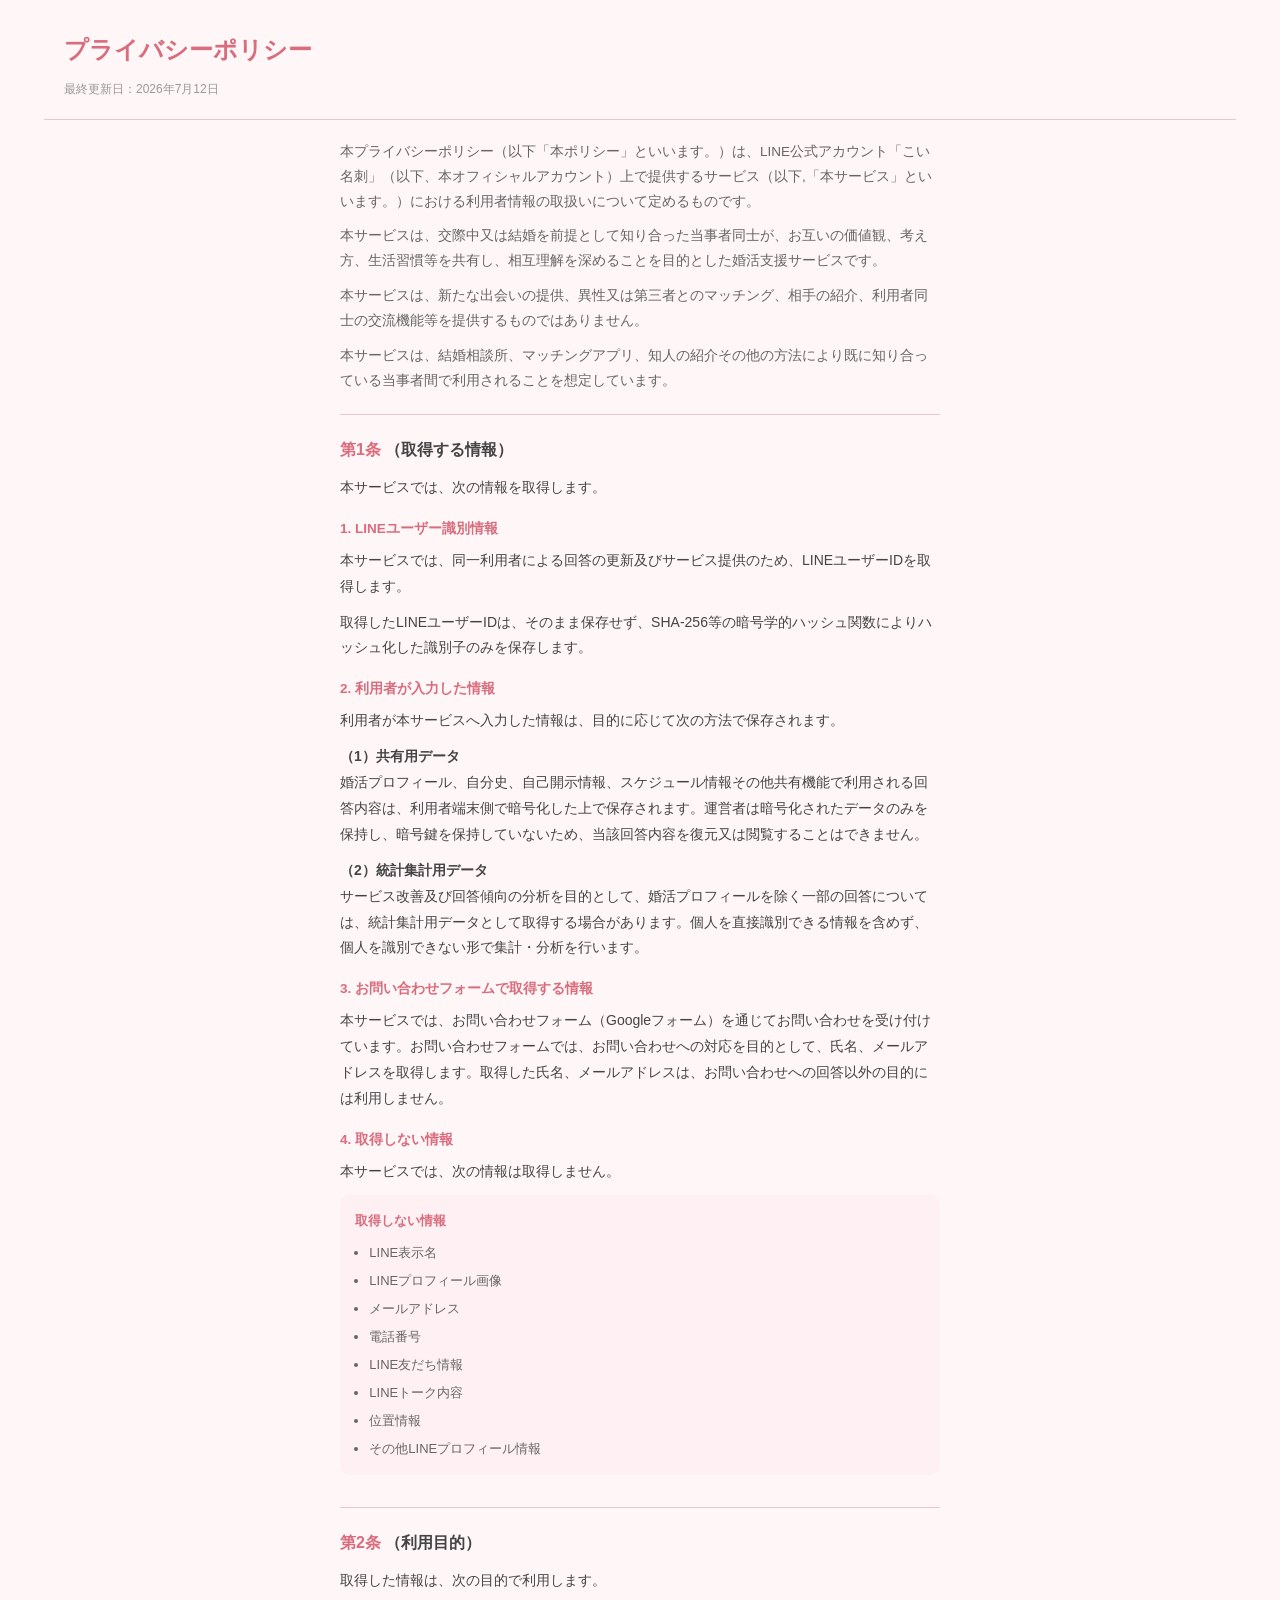
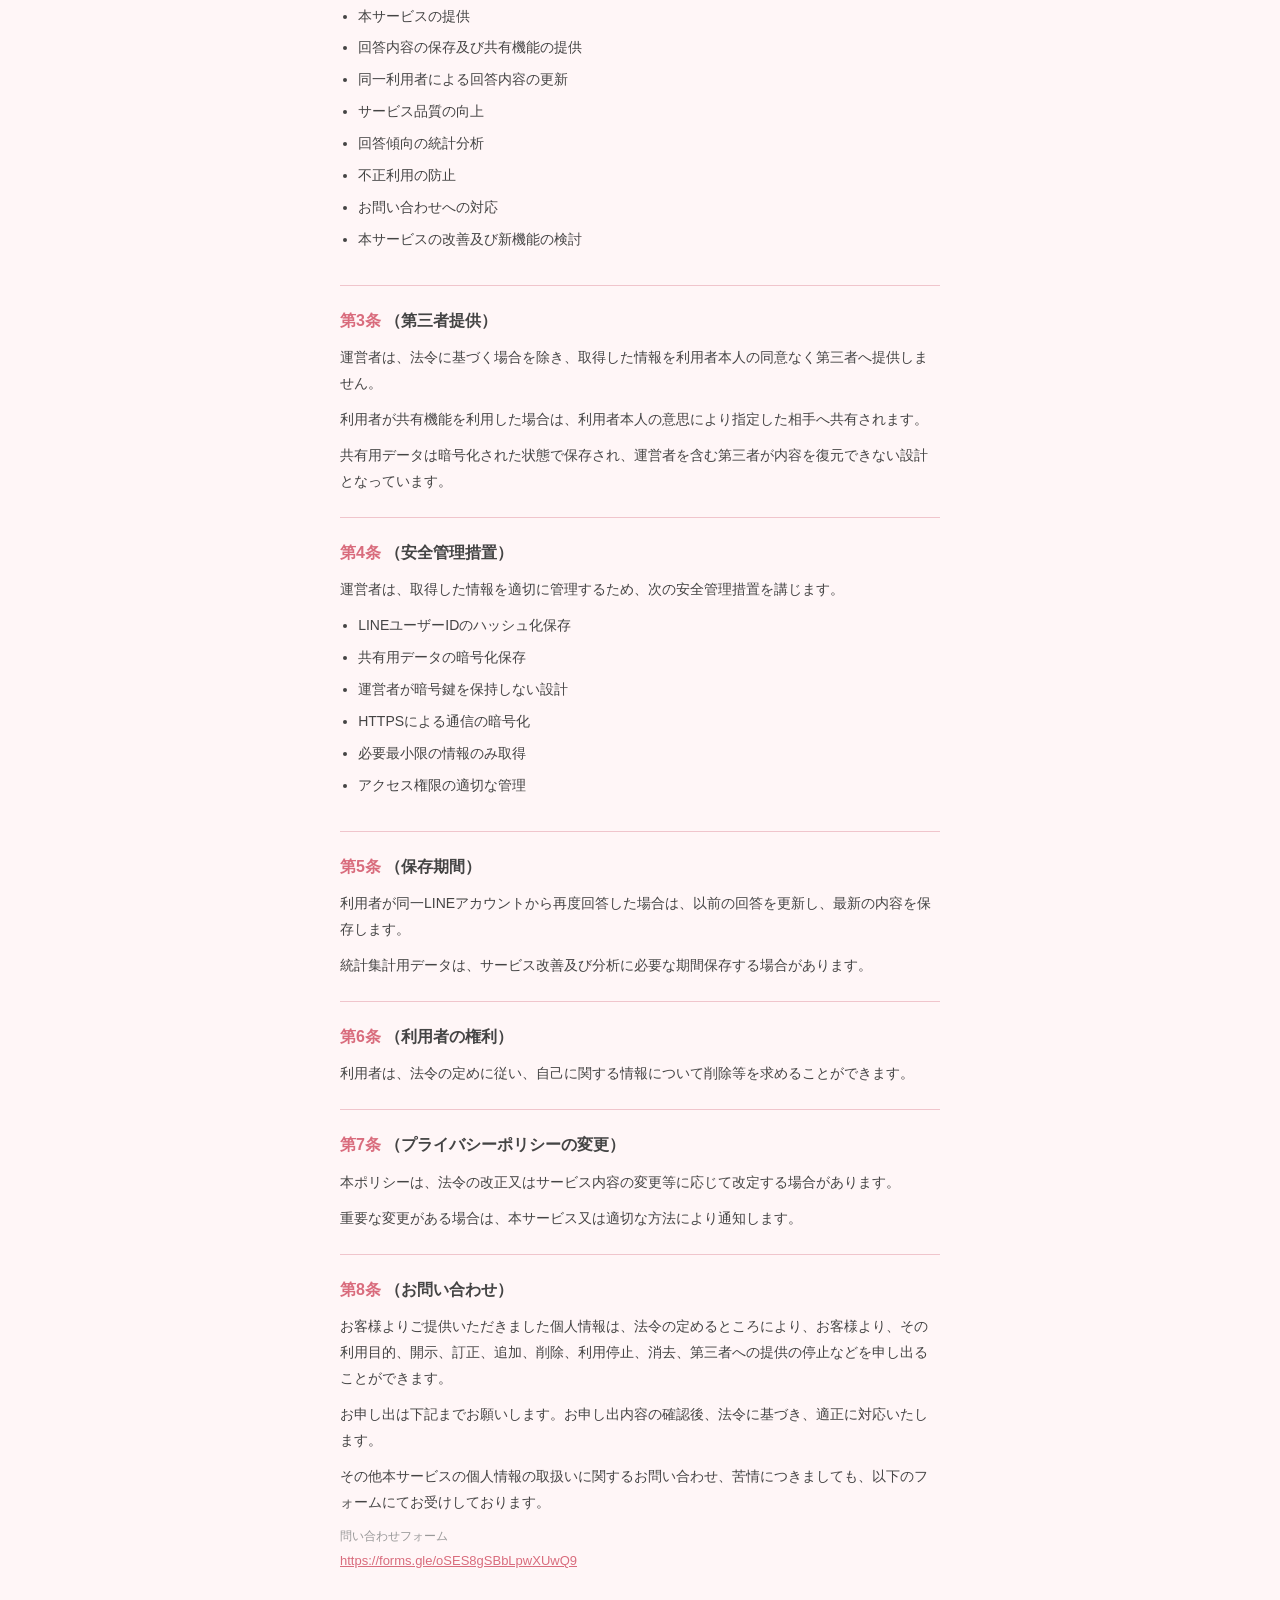
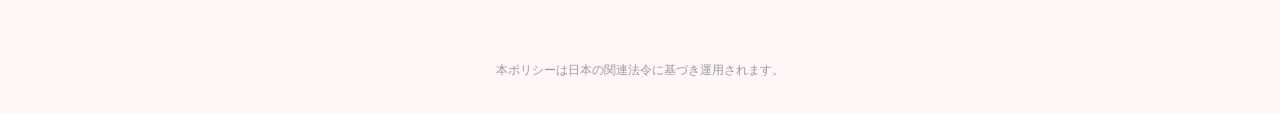
<file: index.html>
<!DOCTYPE html>
<html lang="ja">
<head>
<meta charset="UTF-8">
<meta name="viewport" content="width=device-width, initial-scale=1, viewport-fit=cover">
<title>プライバシーポリシー</title>
<link rel="stylesheet" href="style.css">
</head>
<body>

<header class="app-header">
  <h1>プライバシーポリシー</h1>
  <p class="app-header__updated">最終更新日：2026年7月12日</p>
</header>

<main>

  <section class="lead">
    <p>本プライバシーポリシー（以下「本ポリシー」といいます。）は、LINE公式アカウント「こい名刺」（以下、本オフィシャルアカウント）上で提供するサービス（以下,「本サービス」といいます。）における利用者情報の取扱いについて定めるものです。</p>
    <p>本サービスは、交際中又は結婚を前提として知り合った当事者同士が、お互いの価値観、考え方、生活習慣等を共有し、相互理解を深めることを目的とした婚活支援サービスです。</p>
    <p>本サービスは、新たな出会いの提供、異性又は第三者とのマッチング、相手の紹介、利用者同士の交流機能等を提供するものではありません。</p>
    <p>本サービスは、結婚相談所、マッチングアプリ、知人の紹介その他の方法により既に知り合っている当事者間で利用されることを想定しています。</p>
  </section>

  <article class="clause">
    <h2><span class="clause__number">第1条</span>（取得する情報）</h2>
    <p>本サービスでは、次の情報を取得します。</p>

    <div class="clause__sub">1. LINEユーザー識別情報</div>
    <p>本サービスでは、同一利用者による回答の更新及びサービス提供のため、LINEユーザーIDを取得します。</p>
    <p>取得したLINEユーザーIDは、そのまま保存せず、SHA-256等の暗号学的ハッシュ関数によりハッシュ化した識別子のみを保存します。</p>

    <div class="clause__sub">2. 利用者が入力した情報</div>
    <p>利用者が本サービスへ入力した情報は、目的に応じて次の方法で保存されます。</p>
    <p><strong>（1）共有用データ</strong><br>
    婚活プロフィール、自分史、自己開示情報、スケジュール情報その他共有機能で利用される回答内容は、利用者端末側で暗号化した上で保存されます。運営者は暗号化されたデータのみを保持し、暗号鍵を保持していないため、当該回答内容を復元又は閲覧することはできません。</p>
    <p><strong>（2）統計集計用データ</strong><br>
    サービス改善及び回答傾向の分析を目的として、婚活プロフィールを除く一部の回答については、統計集計用データとして取得する場合があります。個人を直接識別できる情報を含めず、個人を識別できない形で集計・分析を行います。</p>

    <div class="clause__sub">3. お問い合わせフォームで取得する情報</div>
    <p>本サービスでは、お問い合わせフォーム（Googleフォーム）を通じてお問い合わせを受け付けています。お問い合わせフォームでは、お問い合わせへの対応を目的として、氏名、メールアドレスを取得します。取得した氏名、メールアドレスは、お問い合わせへの回答以外の目的には利用しません。</p>

    <div class="clause__sub">4. 取得しない情報</div>
    <p>本サービスでは、次の情報は取得しません。</p>
    <div class="safe-box">
      <div class="safe-box__title">取得しない情報</div>
      <ul>
        <li>LINE表示名</li>
        <li>LINEプロフィール画像</li>
        <li>メールアドレス</li>
        <li>電話番号</li>
        <li>LINE友だち情報</li>
        <li>LINEトーク内容</li>
        <li>位置情報</li>
        <li>その他LINEプロフィール情報</li>
      </ul>
    </div>
  </article>

  <article class="clause">
    <h2><span class="clause__number">第2条</span>（利用目的）</h2>
    <p>取得した情報は、次の目的で利用します。</p>
    <ul>
      <li>本サービスの提供</li>
      <li>回答内容の保存及び共有機能の提供</li>
      <li>同一利用者による回答内容の更新</li>
      <li>サービス品質の向上</li>
      <li>回答傾向の統計分析</li>
      <li>不正利用の防止</li>
      <li>お問い合わせへの対応</li>
      <li>本サービスの改善及び新機能の検討</li>
    </ul>
  </article>

  <article class="clause">
    <h2><span class="clause__number">第3条</span>（第三者提供）</h2>
    <p>運営者は、法令に基づく場合を除き、取得した情報を利用者本人の同意なく第三者へ提供しません。</p>
    <p>利用者が共有機能を利用した場合は、利用者本人の意思により指定した相手へ共有されます。</p>
    <p>共有用データは暗号化された状態で保存され、運営者を含む第三者が内容を復元できない設計となっています。</p>
  </article>

  <article class="clause">
    <h2><span class="clause__number">第4条</span>（安全管理措置）</h2>
    <p>運営者は、取得した情報を適切に管理するため、次の安全管理措置を講じます。</p>
    <ul>
      <li>LINEユーザーIDのハッシュ化保存</li>
      <li>共有用データの暗号化保存</li>
      <li>運営者が暗号鍵を保持しない設計</li>
      <li>HTTPSによる通信の暗号化</li>
      <li>必要最小限の情報のみ取得</li>
      <li>アクセス権限の適切な管理</li>
    </ul>
  </article>

  <article class="clause">
    <h2><span class="clause__number">第5条</span>（保存期間）</h2>
    <p>利用者が同一LINEアカウントから再度回答した場合は、以前の回答を更新し、最新の内容を保存します。</p>
    <p>統計集計用データは、サービス改善及び分析に必要な期間保存する場合があります。</p>
  </article>

  <article class="clause">
    <h2><span class="clause__number">第6条</span>（利用者の権利）</h2>
    <p>利用者は、法令の定めに従い、自己に関する情報について削除等を求めることができます。</p>
  </article>

  <article class="clause">
    <h2><span class="clause__number">第7条</span>（プライバシーポリシーの変更）</h2>
    <p>本ポリシーは、法令の改正又はサービス内容の変更等に応じて改定する場合があります。</p>
    <p>重要な変更がある場合は、本サービス又は適切な方法により通知します。</p>
  </article>

  <article class="clause">
    <h2><span class="clause__number">第8条</span>（お問い合わせ）</h2>
    <p>お客様よりご提供いただきました個人情報は、法令の定めるところにより、お客様より、その利用目的、開示、訂正、追加、削除、利用停止、消去、第三者への提供の停止などを申し出ることができます。</p>
    <p>お申し出は下記までお願いします。お申し出内容の確認後、法令に基づき、適正に対応いたします。</p>
    <p>その他本サービスの個人情報の取扱いに関するお問い合わせ、苦情につきましても、以下のフォームにてお受けしております。</p>
    <dl class="contact-card">
      <dt>問い合わせフォーム</dt>
      <dd><a href="https://forms.gle/oSES8gSBbLpwXUwQ9" target="_blank" rel="noopener noreferrer">https://forms.gle/oSES8gSBbLpwXUwQ9</a></dd>
    </dl>
  </article>

</main>

<footer class="page-footer">
  <p>本ポリシーは日本の関連法令に基づき運用されます。</p>
</footer>

</body>
</html>
</file>
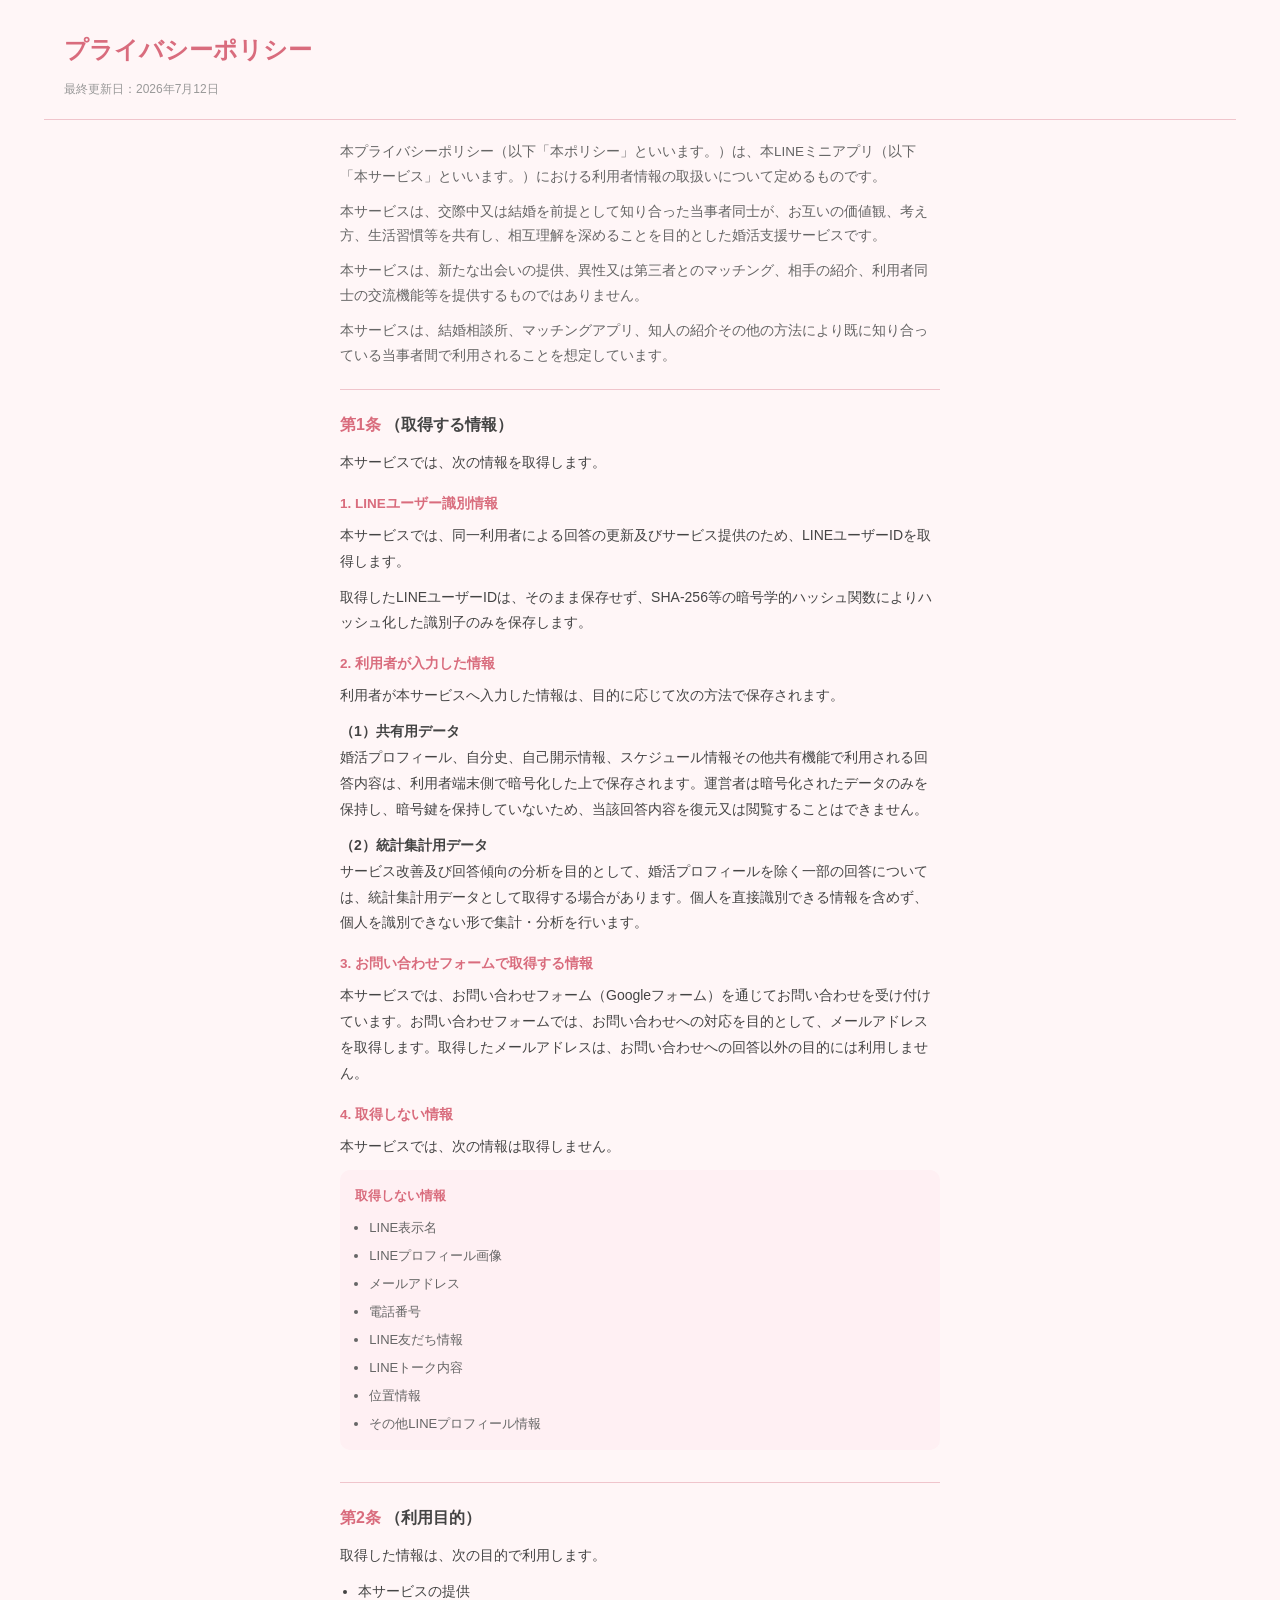
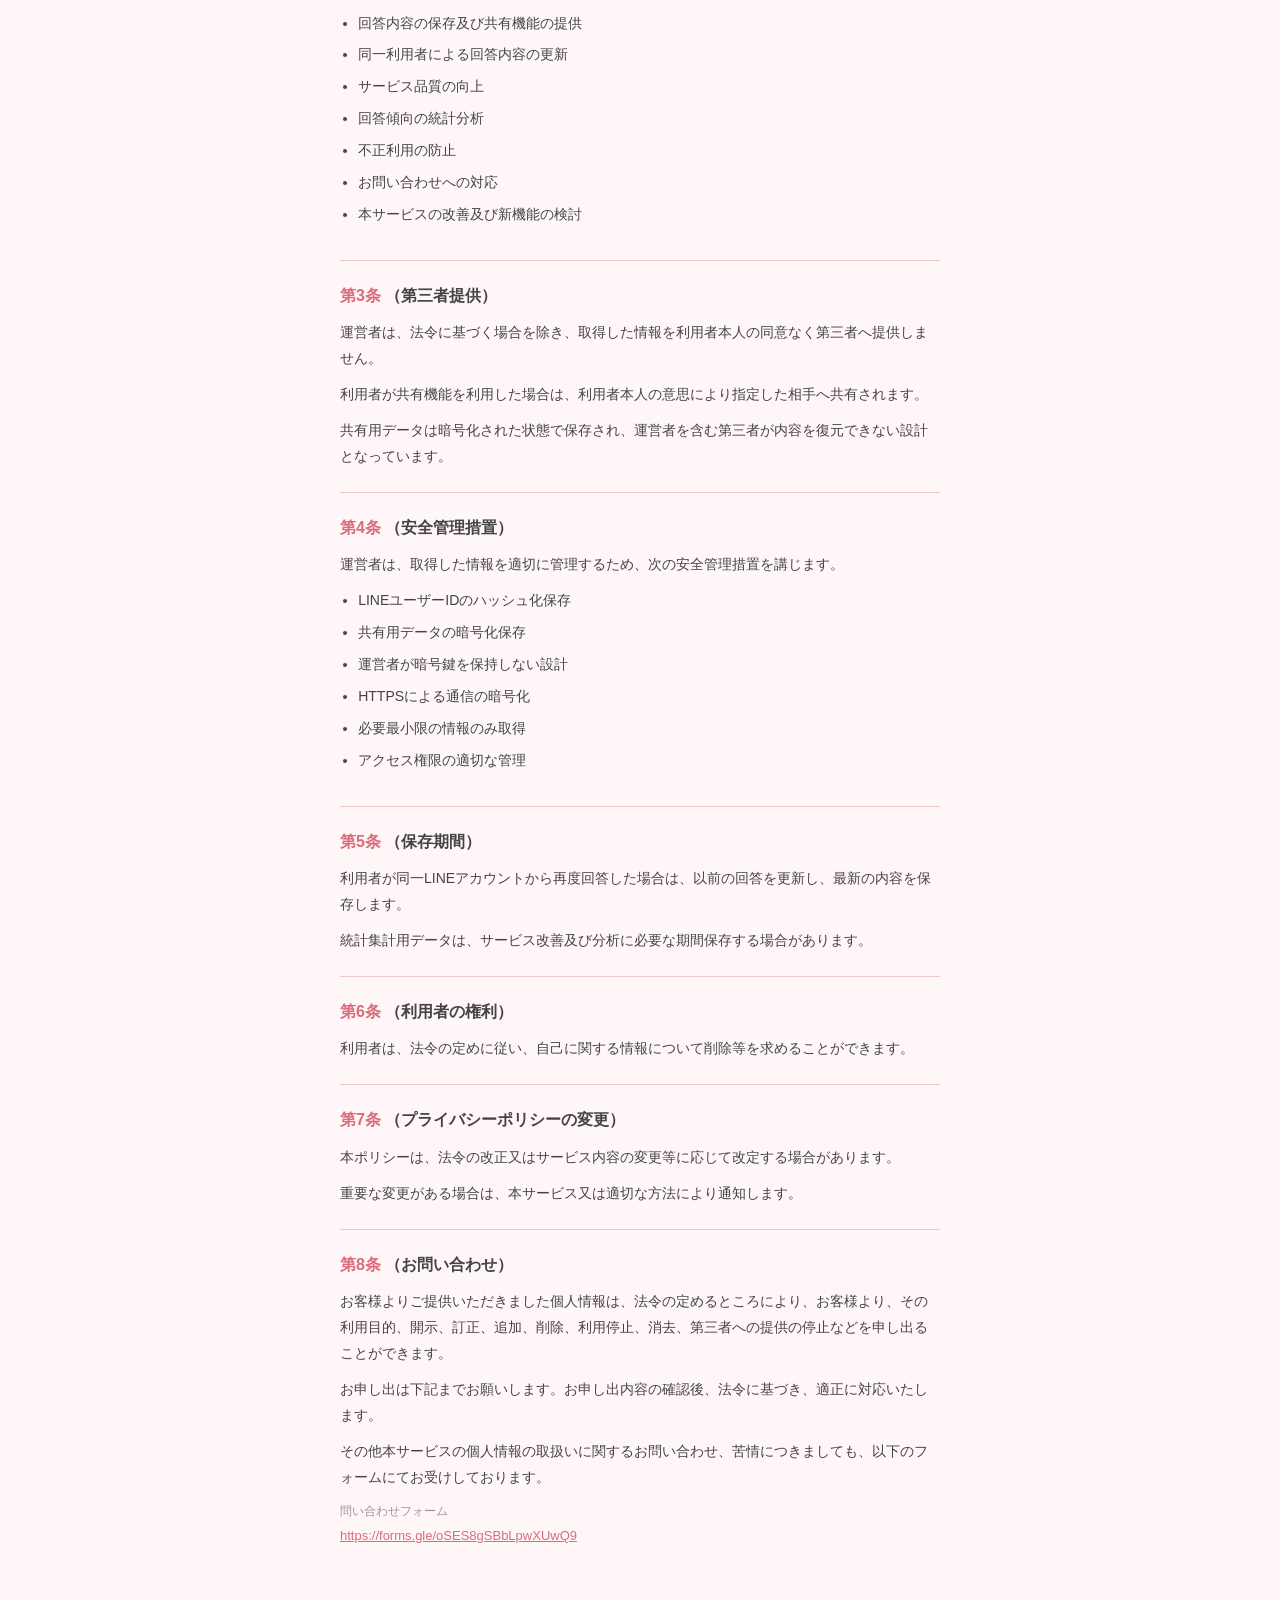
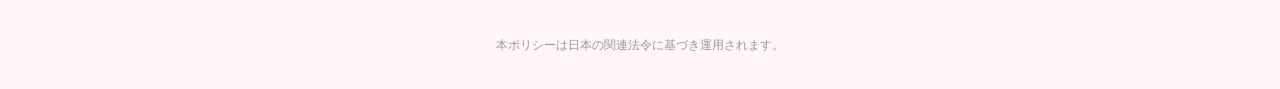
<file: index (1).html>
<!DOCTYPE html>
<html lang="ja">
<head>
<meta charset="UTF-8">
<meta name="viewport" content="width=device-width, initial-scale=1, viewport-fit=cover">
<title>プライバシーポリシー</title>
<link rel="stylesheet" href="style.css">
</head>
<body>

<header class="app-header">
  <h1>プライバシーポリシー</h1>
  <p class="app-header__updated">最終更新日：2026年7月12日</p>
</header>

<main>

  <section class="lead">
    <p>本プライバシーポリシー（以下「本ポリシー」といいます。）は、本LINEミニアプリ（以下「本サービス」といいます。）における利用者情報の取扱いについて定めるものです。</p>
    <p>本サービスは、交際中又は結婚を前提として知り合った当事者同士が、お互いの価値観、考え方、生活習慣等を共有し、相互理解を深めることを目的とした婚活支援サービスです。</p>
    <p>本サービスは、新たな出会いの提供、異性又は第三者とのマッチング、相手の紹介、利用者同士の交流機能等を提供するものではありません。</p>
    <p>本サービスは、結婚相談所、マッチングアプリ、知人の紹介その他の方法により既に知り合っている当事者間で利用されることを想定しています。</p>
  </section>

  <article class="clause">
    <h2><span class="clause__number">第1条</span>（取得する情報）</h2>
    <p>本サービスでは、次の情報を取得します。</p>

    <div class="clause__sub">1. LINEユーザー識別情報</div>
    <p>本サービスでは、同一利用者による回答の更新及びサービス提供のため、LINEユーザーIDを取得します。</p>
    <p>取得したLINEユーザーIDは、そのまま保存せず、SHA-256等の暗号学的ハッシュ関数によりハッシュ化した識別子のみを保存します。</p>

    <div class="clause__sub">2. 利用者が入力した情報</div>
    <p>利用者が本サービスへ入力した情報は、目的に応じて次の方法で保存されます。</p>
    <p><strong>（1）共有用データ</strong><br>
    婚活プロフィール、自分史、自己開示情報、スケジュール情報その他共有機能で利用される回答内容は、利用者端末側で暗号化した上で保存されます。運営者は暗号化されたデータのみを保持し、暗号鍵を保持していないため、当該回答内容を復元又は閲覧することはできません。</p>
    <p><strong>（2）統計集計用データ</strong><br>
    サービス改善及び回答傾向の分析を目的として、婚活プロフィールを除く一部の回答については、統計集計用データとして取得する場合があります。個人を直接識別できる情報を含めず、個人を識別できない形で集計・分析を行います。</p>

    <div class="clause__sub">3. お問い合わせフォームで取得する情報</div>
    <p>本サービスでは、お問い合わせフォーム（Googleフォーム）を通じてお問い合わせを受け付けています。お問い合わせフォームでは、お問い合わせへの対応を目的として、メールアドレスを取得します。取得したメールアドレスは、お問い合わせへの回答以外の目的には利用しません。</p>

    <div class="clause__sub">4. 取得しない情報</div>
    <p>本サービスでは、次の情報は取得しません。</p>
    <div class="safe-box">
      <div class="safe-box__title">取得しない情報</div>
      <ul>
        <li>LINE表示名</li>
        <li>LINEプロフィール画像</li>
        <li>メールアドレス</li>
        <li>電話番号</li>
        <li>LINE友だち情報</li>
        <li>LINEトーク内容</li>
        <li>位置情報</li>
        <li>その他LINEプロフィール情報</li>
      </ul>
    </div>
  </article>

  <article class="clause">
    <h2><span class="clause__number">第2条</span>（利用目的）</h2>
    <p>取得した情報は、次の目的で利用します。</p>
    <ul>
      <li>本サービスの提供</li>
      <li>回答内容の保存及び共有機能の提供</li>
      <li>同一利用者による回答内容の更新</li>
      <li>サービス品質の向上</li>
      <li>回答傾向の統計分析</li>
      <li>不正利用の防止</li>
      <li>お問い合わせへの対応</li>
      <li>本サービスの改善及び新機能の検討</li>
    </ul>
  </article>

  <article class="clause">
    <h2><span class="clause__number">第3条</span>（第三者提供）</h2>
    <p>運営者は、法令に基づく場合を除き、取得した情報を利用者本人の同意なく第三者へ提供しません。</p>
    <p>利用者が共有機能を利用した場合は、利用者本人の意思により指定した相手へ共有されます。</p>
    <p>共有用データは暗号化された状態で保存され、運営者を含む第三者が内容を復元できない設計となっています。</p>
  </article>

  <article class="clause">
    <h2><span class="clause__number">第4条</span>（安全管理措置）</h2>
    <p>運営者は、取得した情報を適切に管理するため、次の安全管理措置を講じます。</p>
    <ul>
      <li>LINEユーザーIDのハッシュ化保存</li>
      <li>共有用データの暗号化保存</li>
      <li>運営者が暗号鍵を保持しない設計</li>
      <li>HTTPSによる通信の暗号化</li>
      <li>必要最小限の情報のみ取得</li>
      <li>アクセス権限の適切な管理</li>
    </ul>
  </article>

  <article class="clause">
    <h2><span class="clause__number">第5条</span>（保存期間）</h2>
    <p>利用者が同一LINEアカウントから再度回答した場合は、以前の回答を更新し、最新の内容を保存します。</p>
    <p>統計集計用データは、サービス改善及び分析に必要な期間保存する場合があります。</p>
  </article>

  <article class="clause">
    <h2><span class="clause__number">第6条</span>（利用者の権利）</h2>
    <p>利用者は、法令の定めに従い、自己に関する情報について削除等を求めることができます。</p>
  </article>

  <article class="clause">
    <h2><span class="clause__number">第7条</span>（プライバシーポリシーの変更）</h2>
    <p>本ポリシーは、法令の改正又はサービス内容の変更等に応じて改定する場合があります。</p>
    <p>重要な変更がある場合は、本サービス又は適切な方法により通知します。</p>
  </article>

  <article class="clause">
    <h2><span class="clause__number">第8条</span>（お問い合わせ）</h2>
    <p>お客様よりご提供いただきました個人情報は、法令の定めるところにより、お客様より、その利用目的、開示、訂正、追加、削除、利用停止、消去、第三者への提供の停止などを申し出ることができます。</p>
    <p>お申し出は下記までお願いします。お申し出内容の確認後、法令に基づき、適正に対応いたします。</p>
    <p>その他本サービスの個人情報の取扱いに関するお問い合わせ、苦情につきましても、以下のフォームにてお受けしております。</p>
    <dl class="contact-card">
      <dt>問い合わせフォーム</dt>
      <dd><a href="https://forms.gle/oSES8gSBbLpwXUwQ9" target="_blank" rel="noopener noreferrer">https://forms.gle/oSES8gSBbLpwXUwQ9</a></dd>
    </dl>
  </article>

</main>

<footer class="page-footer">
  <p>本ポリシーは日本の関連法令に基づき運用されます。</p>
</footer>

</body>
</html>
</file>
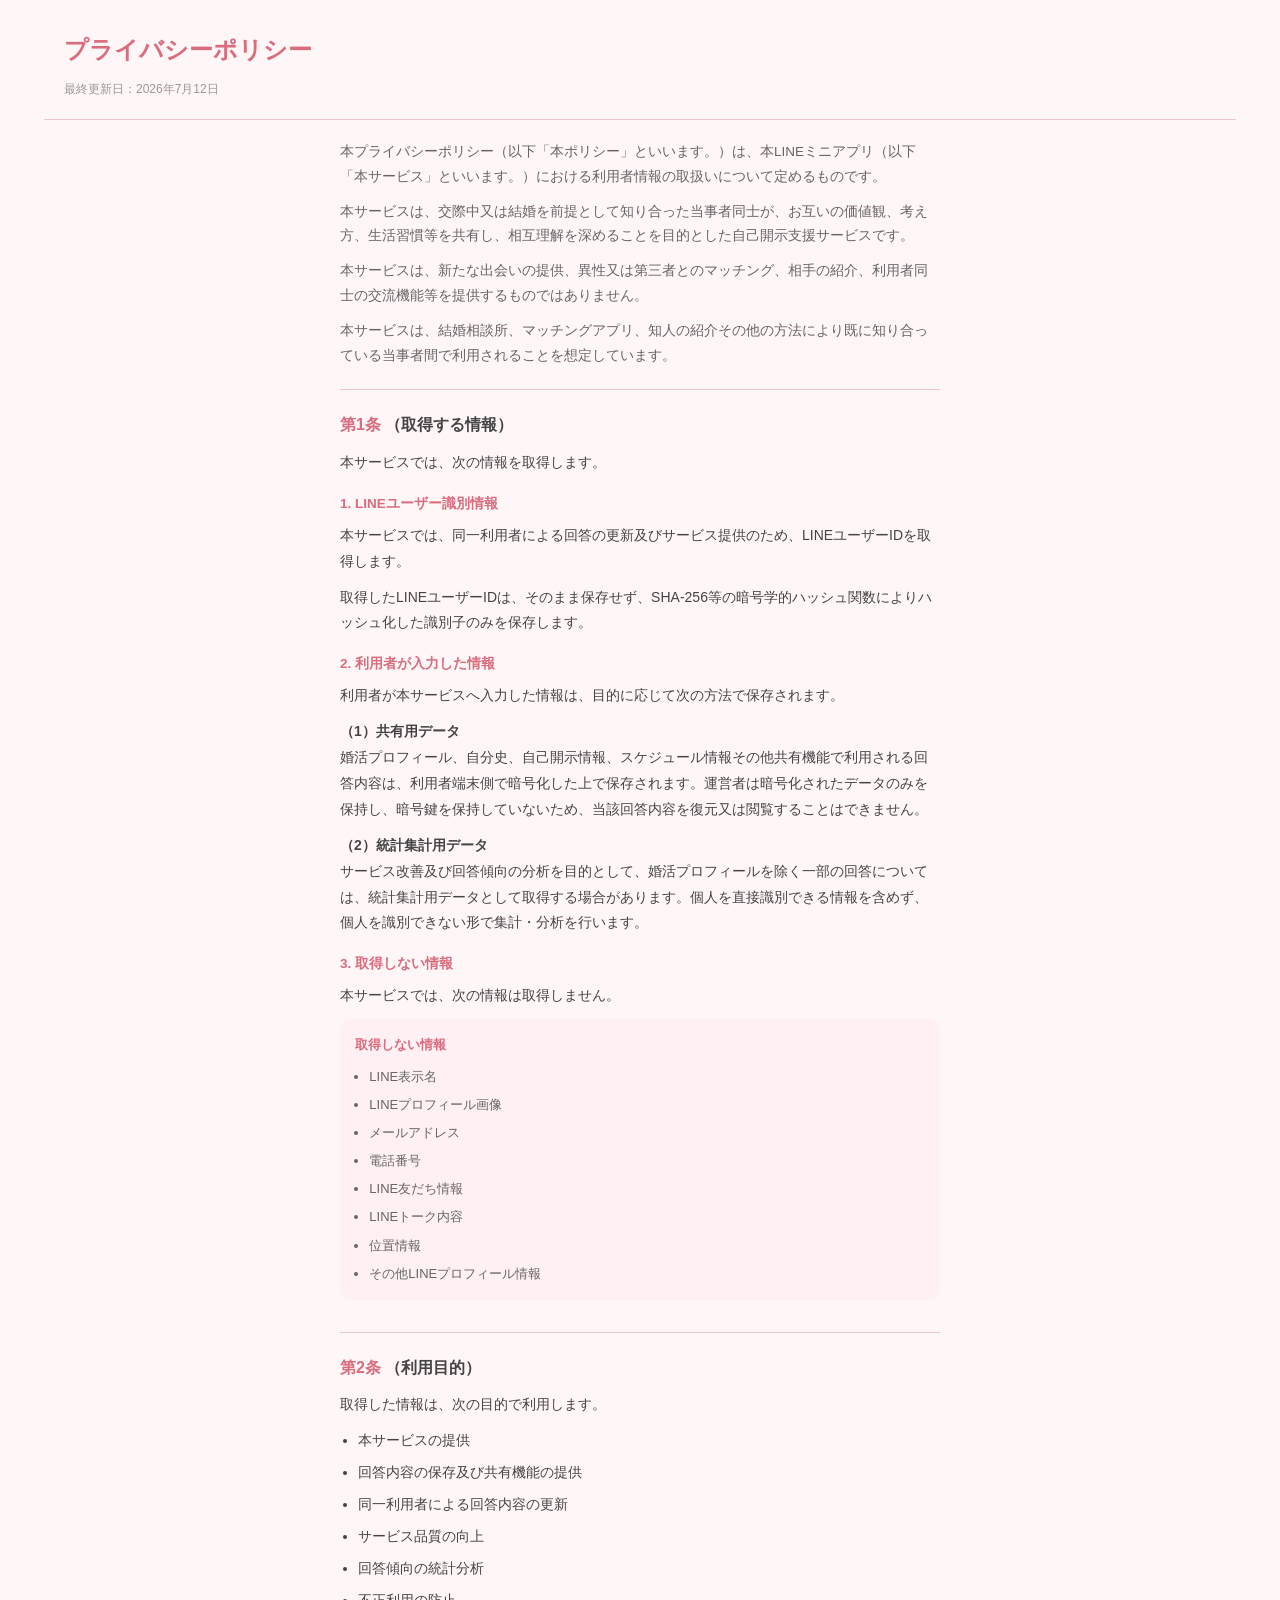
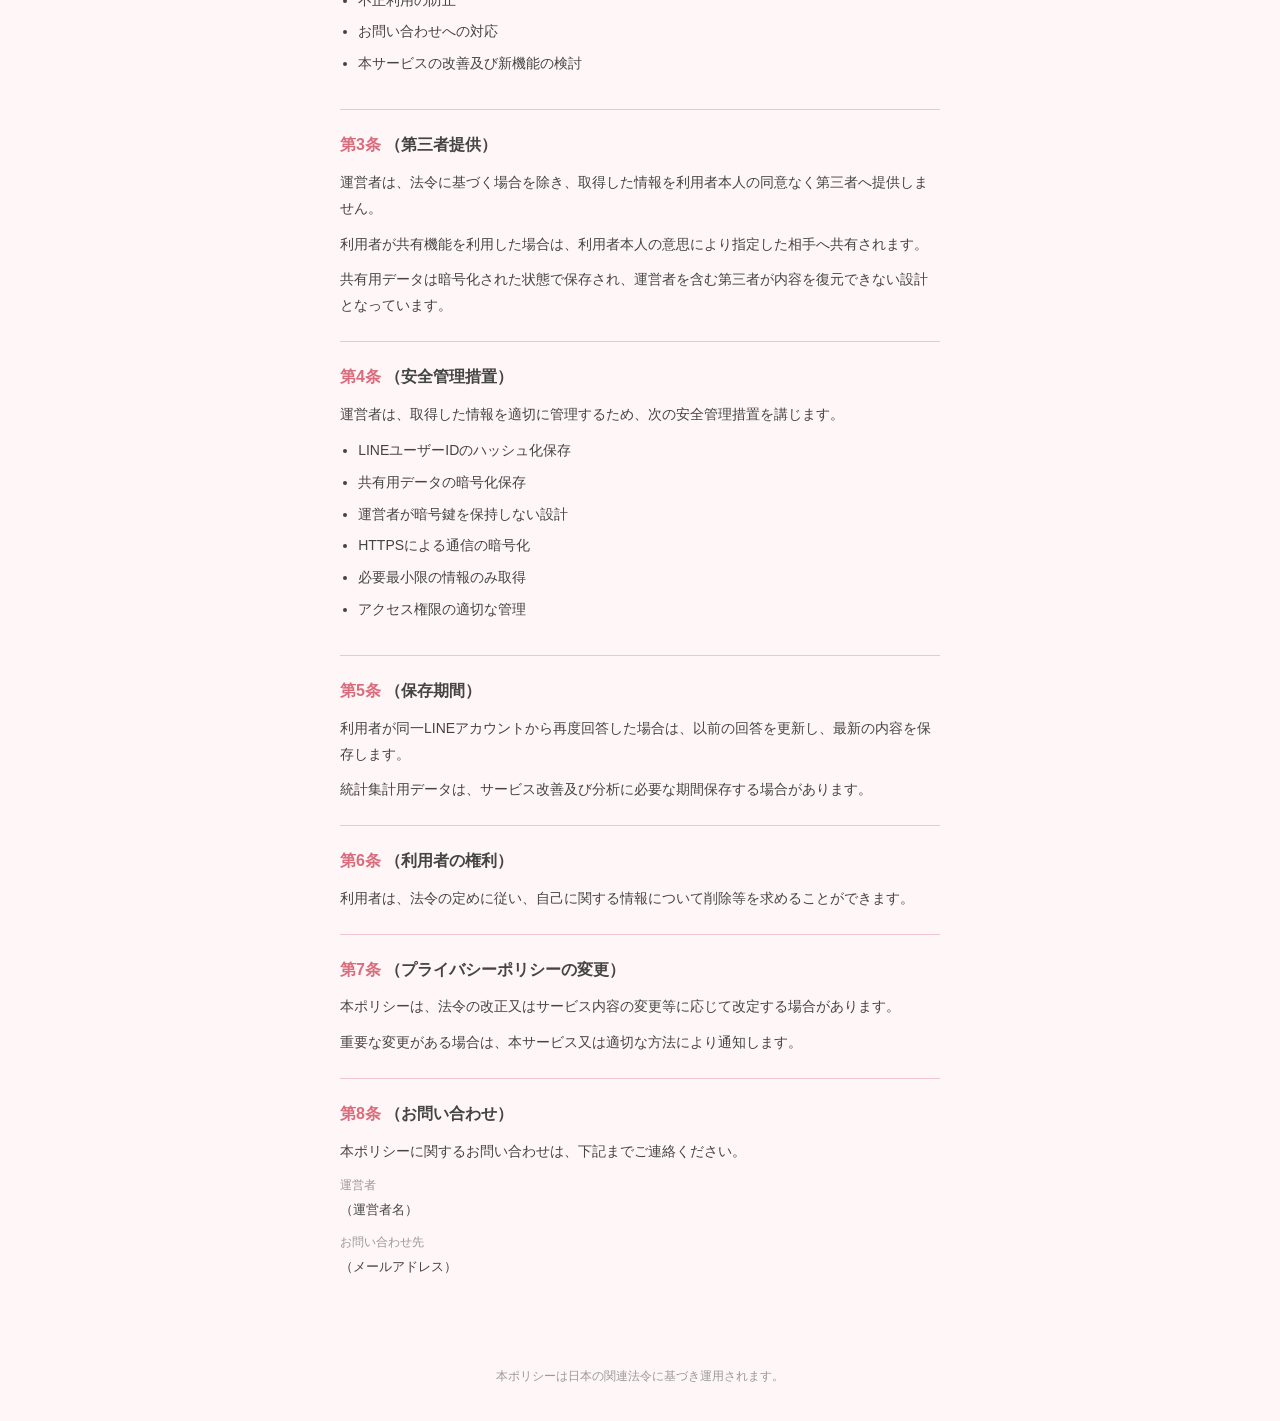
<file: privacy.html>
<!DOCTYPE html>
<html lang="ja">
<head>
<meta charset="UTF-8">
<meta name="viewport" content="width=device-width, initial-scale=1, viewport-fit=cover">
<title>プライバシーポリシー</title>
<link rel="stylesheet" href="style.css">
</head>
<body>

<header class="app-header">
  <h1>プライバシーポリシー</h1>
  <p class="app-header__updated">最終更新日：2026年7月12日</p>
</header>

<main>

  <section class="lead">
    <p>本プライバシーポリシー（以下「本ポリシー」といいます。）は、本LINEミニアプリ（以下「本サービス」といいます。）における利用者情報の取扱いについて定めるものです。</p>
    <p>本サービスは、交際中又は結婚を前提として知り合った当事者同士が、お互いの価値観、考え方、生活習慣等を共有し、相互理解を深めることを目的とした自己開示支援サービスです。</p>
    <p>本サービスは、新たな出会いの提供、異性又は第三者とのマッチング、相手の紹介、利用者同士の交流機能等を提供するものではありません。</p>
    <p>本サービスは、結婚相談所、マッチングアプリ、知人の紹介その他の方法により既に知り合っている当事者間で利用されることを想定しています。</p>
  </section>

  <article class="clause">
    <h2><span class="clause__number">第1条</span>（取得する情報）</h2>
    <p>本サービスでは、次の情報を取得します。</p>

    <div class="clause__sub">1. LINEユーザー識別情報</div>
    <p>本サービスでは、同一利用者による回答の更新及びサービス提供のため、LINEユーザーIDを取得します。</p>
    <p>取得したLINEユーザーIDは、そのまま保存せず、SHA-256等の暗号学的ハッシュ関数によりハッシュ化した識別子のみを保存します。</p>

    <div class="clause__sub">2. 利用者が入力した情報</div>
    <p>利用者が本サービスへ入力した情報は、目的に応じて次の方法で保存されます。</p>
    <p><strong>（1）共有用データ</strong><br>
    婚活プロフィール、自分史、自己開示情報、スケジュール情報その他共有機能で利用される回答内容は、利用者端末側で暗号化した上で保存されます。運営者は暗号化されたデータのみを保持し、暗号鍵を保持していないため、当該回答内容を復元又は閲覧することはできません。</p>
    <p><strong>（2）統計集計用データ</strong><br>
    サービス改善及び回答傾向の分析を目的として、婚活プロフィールを除く一部の回答については、統計集計用データとして取得する場合があります。個人を直接識別できる情報を含めず、個人を識別できない形で集計・分析を行います。</p>

    <div class="clause__sub">3. 取得しない情報</div>
    <p>本サービスでは、次の情報は取得しません。</p>
    <div class="safe-box">
      <div class="safe-box__title">取得しない情報</div>
      <ul>
        <li>LINE表示名</li>
        <li>LINEプロフィール画像</li>
        <li>メールアドレス</li>
        <li>電話番号</li>
        <li>LINE友だち情報</li>
        <li>LINEトーク内容</li>
        <li>位置情報</li>
        <li>その他LINEプロフィール情報</li>
      </ul>
    </div>
  </article>

  <article class="clause">
    <h2><span class="clause__number">第2条</span>（利用目的）</h2>
    <p>取得した情報は、次の目的で利用します。</p>
    <ul>
      <li>本サービスの提供</li>
      <li>回答内容の保存及び共有機能の提供</li>
      <li>同一利用者による回答内容の更新</li>
      <li>サービス品質の向上</li>
      <li>回答傾向の統計分析</li>
      <li>不正利用の防止</li>
      <li>お問い合わせへの対応</li>
      <li>本サービスの改善及び新機能の検討</li>
    </ul>
  </article>

  <article class="clause">
    <h2><span class="clause__number">第3条</span>（第三者提供）</h2>
    <p>運営者は、法令に基づく場合を除き、取得した情報を利用者本人の同意なく第三者へ提供しません。</p>
    <p>利用者が共有機能を利用した場合は、利用者本人の意思により指定した相手へ共有されます。</p>
    <p>共有用データは暗号化された状態で保存され、運営者を含む第三者が内容を復元できない設計となっています。</p>
  </article>

  <article class="clause">
    <h2><span class="clause__number">第4条</span>（安全管理措置）</h2>
    <p>運営者は、取得した情報を適切に管理するため、次の安全管理措置を講じます。</p>
    <ul>
      <li>LINEユーザーIDのハッシュ化保存</li>
      <li>共有用データの暗号化保存</li>
      <li>運営者が暗号鍵を保持しない設計</li>
      <li>HTTPSによる通信の暗号化</li>
      <li>必要最小限の情報のみ取得</li>
      <li>アクセス権限の適切な管理</li>
    </ul>
  </article>

  <article class="clause">
    <h2><span class="clause__number">第5条</span>（保存期間）</h2>
    <p>利用者が同一LINEアカウントから再度回答した場合は、以前の回答を更新し、最新の内容を保存します。</p>
    <p>統計集計用データは、サービス改善及び分析に必要な期間保存する場合があります。</p>
  </article>

  <article class="clause">
    <h2><span class="clause__number">第6条</span>（利用者の権利）</h2>
    <p>利用者は、法令の定めに従い、自己に関する情報について削除等を求めることができます。</p>
  </article>

  <article class="clause">
    <h2><span class="clause__number">第7条</span>（プライバシーポリシーの変更）</h2>
    <p>本ポリシーは、法令の改正又はサービス内容の変更等に応じて改定する場合があります。</p>
    <p>重要な変更がある場合は、本サービス又は適切な方法により通知します。</p>
  </article>

  <article class="clause">
    <h2><span class="clause__number">第8条</span>（お問い合わせ）</h2>
    <p>本ポリシーに関するお問い合わせは、下記までご連絡ください。</p>
    <dl class="contact-card">
      <dt>運営者</dt>
      <dd>（運営者名）</dd>
      <dt>お問い合わせ先</dt>
      <dd>（メールアドレス）</dd>
    </dl>
  </article>

</main>

<footer class="page-footer">
  <p>本ポリシーは日本の関連法令に基づき運用されます。</p>
</footer>

</body>
</html>
</file>
<file: style.css>
/* =========================================================
   利用規約 / プライバシーポリシー 共通スタイル（シンプル版）
   LINEミニアプリ（スマートフォン表示）向け
   ========================================================= */

:root {
  --color-bg: #fff6f7;
  --color-text: #444444;
  --color-text-muted: #666666;
  --color-text-faint: #999999;

  --color-border: #f0c5cc;

  --color-primary: #d96c7d;      /* 見出しのメインピンク */
  --color-accent: #f48ca0;       /* リンク・強調に使うピンク */

  --color-check-soft: #fff0f3;   /* 「取得しない情報」等の背景（旧：緑→ピンク） */
  --color-check-line: #f4c7d0;

  --font-body:
    -apple-system,
    BlinkMacSystemFont,
    "Hiragino Sans",
    "Yu Gothic",
    sans-serif;

  --line-safe-bottom: 34px;
}

* { box-sizing: border-box; }

html {
  -webkit-text-size-adjust: 100%;
}

body {
  margin: 0;
  background: var(--color-bg);
  color: var(--color-text);
  font-family: var(--font-body);
  font-size: 15px;
  line-height: 1.85;
  -webkit-font-smoothing: antialiased;
  padding-bottom: var(--line-safe-bottom); /* LINEミニアプリ ノーマルモード セーフエリア */
}

/* ランドスケープモード セーフエリア */
@media (orientation: landscape) {
  body {
    padding-left: 44px;
    padding-right: 44px;
    padding-bottom: 21px;
  }
}

a { color: var(--color-primary); }

/* ---------- ヘッダー ---------- */

.app-header {
  padding: 28px 20px 18px;
  border-bottom: 1px solid var(--color-border);
}

.app-header h1 {
  font-weight: 700;
  font-size: 24px;
  margin: 0 0 6px;
  color: var(--color-primary);
}

.app-header__updated {
  font-size: 12px;
  color: var(--color-text-faint);
  margin: 0;
}

/* ---------- 本文コンテナ ---------- */

main {
  padding: 0 20px 28px;
  max-width: 640px;
  margin: 0 auto;
}

.lead {
  padding: 20px 0;
  border-bottom: 1px solid var(--color-border);
}

.lead p {
  margin: 0 0 10px;
  color: var(--color-text-muted);
  font-size: 13.5px;
}
.lead p:last-child { margin-bottom: 0; }

/* ---------- 条文 ---------- */

.clause {
  padding: 22px 0;
  border-bottom: 1px solid var(--color-border);
}

.clause:last-child {
  border-bottom: none;
}

.clause h2 {
  font-size: 16px;
  font-weight: 700;
  margin: 0 0 12px;
  color: var(--color-text);
  line-height: 1.6;
}

.clause h2 .clause__number {
  color: var(--color-primary);
  margin-right: 4px;
}

.clause p {
  margin: 0 0 10px;
  font-size: 14px;
}
.clause p:last-child { margin-bottom: 0; }

.clause ul, .clause ol {
  margin: 0 0 10px;
  padding-left: 1.3em;
  font-size: 14px;
}
.clause li { margin-bottom: 6px; }
.clause li:last-child { margin-bottom: 0; }

.clause__sub {
  font-size: 13.5px;
  font-weight: 700;
  color: var(--color-primary);
  margin: 16px 0 6px;
}

/* ---------- 安心ボックス（取得しない情報 等） ---------- */

.safe-box {
  background: var(--color-check-soft);
  border-radius: 10px;
  padding: 14px 15px;
  margin: 10px 0;
}

.safe-box__title {
  font-size: 13px;
  font-weight: 700;
  color: var(--color-primary);
  margin-bottom: 8px;
}

.safe-box ul {
  margin: 0;
  padding-left: 1.1em;
  font-size: 13px;
  color: var(--color-text-muted);
}

.safe-box li { margin-bottom: 4px; }
.safe-box li:last-child { margin-bottom: 0; }

/* ---------- お問い合わせ ---------- */

.contact-card {
  margin-top: 8px;
  font-size: 13px;
}

.contact-card dt {
  color: var(--color-text-faint);
  font-size: 11.5px;
  margin-top: 10px;
}
.contact-card dt:first-child { margin-top: 0; }

.contact-card dd {
  margin: 2px 0 0;
}

/* ---------- フッター ---------- */

.page-footer {
  max-width: 640px;
  margin: 0 auto;
  padding: 20px 20px 8px;
  text-align: center;
}

.page-footer p {
  font-size: 11.5px;
  color: var(--color-text-faint);
  margin: 4px 0;
}

@media (prefers-reduced-motion: reduce) {
  * { transition: none !important; scroll-behavior: auto !important; }
}
</file>
